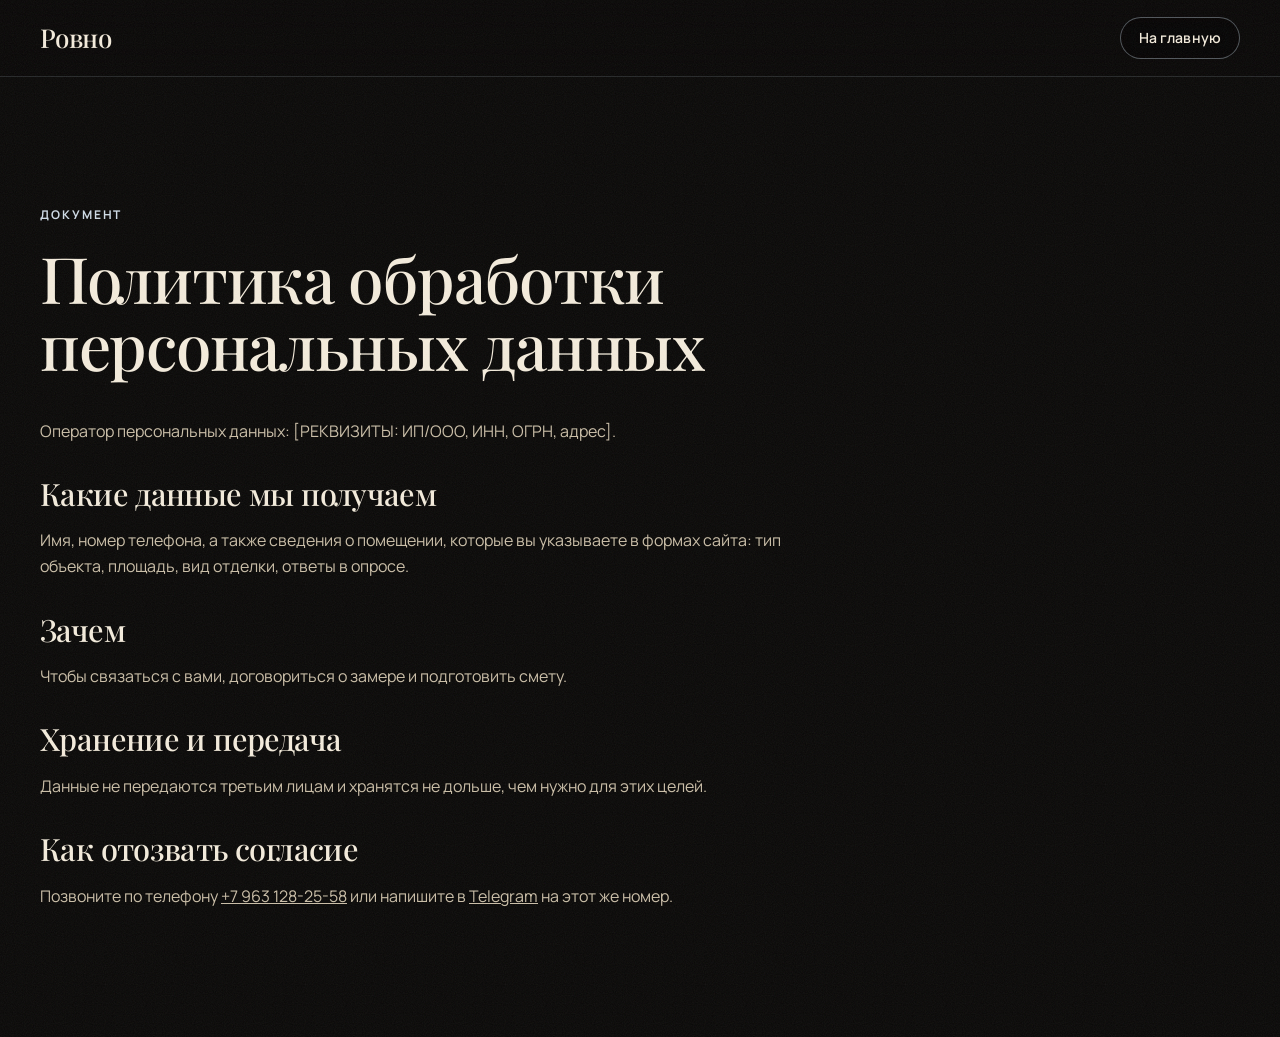
<file: privacy.html>
<!DOCTYPE html>
<html lang="ru">
<head>
<meta charset="utf-8">
<meta name="viewport" content="width=device-width, initial-scale=1">
<title>Политика конфиденциальности — «Ровно»</title>
<meta name="robots" content="noindex">
<script>try{if(localStorage.getItem("rovno-theme")==="light")document.documentElement.setAttribute("data-theme","light")}catch(e){}</script>
<link rel="preconnect" href="https://fonts.googleapis.com">
<link rel="preconnect" href="https://fonts.gstatic.com" crossorigin>
<link href="https://fonts.googleapis.com/css2?family=Manrope:wght@400;500;600;700;800&family=Playfair+Display:ital,wght@0,500;0,600;1,500&display=swap" rel="stylesheet">
<link rel="icon" href="assets/favicon.svg" type="image/svg+xml">
<link rel="stylesheet" href="assets/css/site.css?v=5">
<style>.page{min-height:100svh;display:flex;flex-direction:column}.page main{flex:1}.page .header{position:static}.doc{max-width:760px;display:grid;gap:18px;color:var(--color-ink-soft)}.doc h2{font-size:clamp(24px,2.4vw,32px);color:var(--color-ink);margin-top:16px}</style>
</head>
<body class="page">
<div class="grain" aria-hidden="true"></div>
<header class="header is-glass"><div class="container header__in"><a class="logo" href="./">Ровно</a><a class="btn btn--ghost btn--sm" href="./">На главную</a></div></header>
<main class="section"><div class="container">
<p class="eyebrow">Документ</p>
<h1 style="font-size:clamp(40px,5vw,72px)">Политика обработки персональных данных</h1>
<div class="doc" style="margin-top:40px">
<p>Оператор персональных данных: [РЕКВИЗИТЫ: ИП/ООО, ИНН, ОГРН, адрес].</p>
<h2>Какие данные мы получаем</h2>
<p>Имя, номер телефона, а также сведения о помещении, которые вы указываете в формах сайта: тип объекта, площадь, вид отделки, ответы в опросе.</p>
<h2>Зачем</h2>
<p>Чтобы связаться с вами, договориться о замере и подготовить смету.</p>
<h2>Хранение и передача</h2>
<p>Данные не передаются третьим лицам и хранятся не дольше, чем нужно для этих целей.</p>
<h2>Как отозвать согласие</h2>
<p>Позвоните по телефону <a href="tel:+79631282558">+7 963 128-25-58</a> или напишите в <a href="https://t.me/+79631282558" target="_blank" rel="noopener">Telegram</a> на этот же номер.</p>
</div>
</div></main>
</body>
</html>
</file>
<file: assets/css/site.css>
/* =====================================================================
   «Ровно» — стили.
   Палитра: дизайн-система «Слопай букет», тёмная тема с акцентом «сталь»
   (по умолчанию) и светлая персиково-красная. Шрифты: Playfair Display + Manrope.
   ===================================================================== */

/* ---------- Токены ---------- */
:root{
  --color-cream:#0a0908; --color-cream-2:#17140f; --color-surface:#12100c; --color-surface-2:#1d1913; --color-panel:#070605;
  --color-ink:#f4ecdc; --color-ink-soft:#cbbfa8; --color-muted:#948872; --color-line:rgba(174,186,198,.18);
  --color-honey:#aebac6; --color-honey-600:#cfdbe6; --color-honey-100:#13171b; --color-onaccent:#0a0908;
  --color-berry:#e2566c; --color-graphite:#050504; --color-graphite-2:#12100c; --color-tg:#229ed9; --color-scrim:#000;
  --aurora-1:rgba(150,172,195,.13); --aurora-2:rgba(90,112,135,.11);
  --shadow-soft:0 1px 2px rgba(0,0,0,.4),0 8px 24px -10px rgba(0,0,0,.6);
  --shadow-lift:0 0 0 1px rgba(174,186,198,.1),0 24px 56px -18px rgba(0,0,0,.85),0 0 40px -20px rgba(174,186,198,.25);
  --shadow-cta:0 8px 28px -10px rgba(174,186,198,.6); --shadow-cta-hover:0 12px 36px -8px rgba(174,186,198,.8);
  --grad-btn:linear-gradient(135deg,#f4f7fa 0%,#b9c4ce 38%,#7f8c99 62%,#e2e8ee 100%);
  --grad-txt:linear-gradient(100deg,#8f9ca9 0%,#f4f7fa 30%,#b9c4ce 55%,#e2e8ee 80%,#8f9ca9 100%);
  --grad-txt-ondark:var(--grad-txt);
  --ondark-accent:#cfdbe6; --ondark-fill:#aebac6;
  --hero-scrim:rgba(8,7,6,.9); --hero-scrim-2:rgba(8,7,6,.35);
  --font-sans:"Manrope",ui-sans-serif,system-ui,-apple-system,"Segoe UI",Roboto,sans-serif;
  --font-display:"Playfair Display",Georgia,"Times New Roman",serif;
  --radius-md:.375rem; --radius-xl:1rem; --radius-2xl:1.25rem; --radius-3xl:1.75rem; --radius-full:9999px;
  --container:1320px; --header-h:76px;
  --ease:cubic-bezier(.22,.7,.2,1); --ease-expo:cubic-bezier(.16,1,.3,1);
  color-scheme:dark;
}
[data-theme="light"]{
  --color-cream:#fff1e6; --color-cream-2:#ffe2cf; --color-surface:#fffaf6; --color-surface-2:#fff0e3; --color-panel:#ffe6d6;
  --color-ink:#3b120e; --color-ink-soft:#6e362c; --color-muted:#8f5d50; --color-line:rgba(192,57,43,.16);
  --color-honey:#d19a2a; --color-honey-600:#b8262c; --color-honey-100:#ffe0c2; --color-onaccent:#2b0d09;
  --color-berry:#c62f3a; --color-graphite:#4a0f0d; --color-graphite-2:#5c1714; --color-scrim:#fffaf6;
  --aurora-1:rgba(255,170,120,.35); --aurora-2:rgba(209,154,42,.22);
  --shadow-soft:0 1px 2px rgba(120,40,20,.06),0 8px 24px -10px rgba(150,50,30,.18);
  --shadow-lift:0 0 0 1px rgba(192,57,43,.08),0 24px 56px -18px rgba(150,50,30,.35),0 0 40px -20px rgba(209,154,42,.35);
  --shadow-cta:0 8px 28px -10px rgba(209,154,42,.75); --shadow-cta-hover:0 12px 36px -8px rgba(209,154,42,.9);
  --grad-btn:linear-gradient(135deg,#ffd9a0 0%,#e8b04a 38%,#d19a2a 62%,#f3c977 100%);
  --grad-txt:linear-gradient(100deg,#a3161f 0%,#d64535 25%,#d19a2a 55%,#c0392b 80%,#a3161f 100%);
  --grad-txt-ondark:linear-gradient(100deg,#c99a2e 0%,#ffe3a1 30%,#e8b04a 55%,#ffd98a 80%,#c99a2e 100%);
  --ondark-accent:#ffd98a; --ondark-fill:#e8b04a;
  --hero-scrim:rgba(255,241,230,.93); --hero-scrim-2:rgba(255,241,230,.3);
  color-scheme:light;
}

/* ---------- База ---------- */
*,*::before,*::after{box-sizing:border-box}
html{-webkit-text-size-adjust:100%;scroll-padding-top:var(--header-h)}
html:not(.lenis){scroll-behavior:smooth}
html.lenis,html.lenis body{height:auto}
.lenis.lenis-stopped{overflow:hidden}
body{margin:0;background:var(--color-cream);color:var(--color-ink);font:400 16px/1.6 var(--font-sans);-webkit-font-smoothing:antialiased;overflow-x:hidden;transition:background-color .4s ease}
img,svg{display:block;max-width:100%}
svg{fill:none;stroke:currentColor;stroke-width:2;stroke-linecap:round;stroke-linejoin:round}
a{color:inherit}
p{margin:0}
h1,h2,h3{margin:0;font-family:var(--font-display);font-weight:500;letter-spacing:-.02em;line-height:1.05;text-wrap:balance}
h2{font-size:clamp(34px,2rem + 3.2vw,76px)}
h3{font-weight:600}
button{font:inherit;color:inherit}
:focus-visible{outline:2px solid var(--color-honey-600);outline-offset:3px;border-radius:var(--radius-md)}
.container{width:100%;max-width:var(--container);margin-inline:auto;padding-inline:20px}
@media (min-width:768px){.container{padding-inline:40px}}
@media (min-width:1440px){.container{padding-inline:56px}}
.skip{position:absolute;left:-9999px;z-index:300}
.skip:focus{left:16px;top:16px;background:var(--color-surface);padding:8px 16px}
.eyebrow{margin:0 0 20px;font-size:.75rem;font-weight:700;letter-spacing:.16em;text-transform:uppercase;color:var(--color-honey-600)}
.text-gold{background-image:var(--grad-txt);background-size:200% auto;-webkit-background-clip:text;background-clip:text;color:transparent;animation:shine 7s linear infinite;padding-right:.06em}
@keyframes shine{to{background-position:200% center}}

/* шум поверх всего */
.grain{position:fixed;inset:-50%;z-index:95;pointer-events:none;opacity:.07;background-image:url("data:image/svg+xml,%3Csvg xmlns='http://www.w3.org/2000/svg' width='200' height='200'%3E%3Cfilter id='n'%3E%3CfeTurbulence type='fractalNoise' baseFrequency='.9' numOctaves='3' stitchTiles='stitch'/%3E%3C/filter%3E%3Crect width='100%25' height='100%25' filter='url(%23n)'/%3E%3C/svg%3E");animation:grain 1s steps(4) infinite}
[data-theme="light"] .grain{opacity:.09;mix-blend-mode:multiply}
@keyframes grain{0%{transform:translate(0,0)}25%{transform:translate(-3%,2%)}50%{transform:translate(2%,-3%)}75%{transform:translate(-2%,-2%)}100%{transform:translate(0,0)}}

/* ---------- Кнопки ---------- */
.btn{position:relative;display:inline-flex;align-items:center;justify-content:center;gap:10px;white-space:nowrap;border-radius:var(--radius-full);border:0;font:600 15px/1 var(--font-sans);letter-spacing:.01em;height:50px;padding:0 26px;cursor:pointer;text-decoration:none;isolation:isolate;overflow:hidden;transition:box-shadow .4s ease,color .4s ease,border-color .4s ease,background-color .4s ease}
.btn--sm{height:42px;padding:0 18px;font-size:14px}
.btn--lg{height:58px;padding:0 34px;font-size:16px}
.btn:disabled{pointer-events:none;opacity:.5}
.btn--primary{color:var(--color-onaccent);font-weight:700;background-image:var(--grad-btn);background-size:200% 200%;background-position:0% 50%;box-shadow:var(--shadow-cta);transition:background-position .7s var(--ease),box-shadow .4s ease}
.btn--primary:hover{background-position:100% 50%;box-shadow:var(--shadow-cta-hover)}
/* заливка при наведении у второстепенных */
.btn--ghost{color:var(--color-ink);border:1px solid color-mix(in srgb,var(--color-honey) 45%,transparent);background:color-mix(in srgb,var(--color-scrim) 30%,transparent);backdrop-filter:blur(10px)}
.btn--ghost::before{content:"";position:absolute;inset:0;z-index:-1;background:var(--color-ink);border-radius:inherit;transform:translateY(101%);transition:transform .55s var(--ease-expo)}
.btn--ghost:hover{color:var(--color-cream);border-color:var(--color-ink)}
.btn--ghost:hover::before{transform:none}
.btn--tg{background:var(--color-tg);color:#fff;font-weight:700}
.btn--tg:hover{filter:brightness(.95)}
.icon-btn{display:grid;place-items:center;width:44px;height:44px;flex:none;border-radius:var(--radius-full);border:1px solid var(--color-line);background:color-mix(in srgb,var(--color-surface) 70%,transparent);color:var(--color-ink);cursor:pointer;transition:border-color .3s,transform .5s var(--ease-expo)}
.icon-btn:hover{border-color:var(--color-honey)}
.icon-btn svg{width:18px;height:18px}
.theme-toggle .i-sun{display:none}
[data-theme="light"] .theme-toggle .i-sun{display:block}
[data-theme="light"] .theme-toggle .i-moon{display:none}

/* ---------- Прелоадер и шторка ---------- */
.preloader{position:fixed;inset:0;z-index:200;display:grid;place-items:center;background:var(--color-cream);color:var(--color-ink)}
.no-js .preloader{display:none}
.preloader{animation:plSafety 0s 7s forwards}
@keyframes plSafety{to{visibility:hidden;opacity:0}}
.preloader__in{display:flex;align-items:baseline;gap:24px}
.preloader__logo{font:500 clamp(40px,8vw,96px)/1 var(--font-display);letter-spacing:-.03em}
.preloader__count{font:500 18px/1 var(--font-sans);color:var(--color-muted);min-width:4ch;font-variant-numeric:tabular-nums}
.preloader__bar{position:absolute;left:0;right:0;bottom:0;height:2px;background:var(--color-line)}
.preloader__bar span{display:block;height:100%;background:var(--grad-btn);transform:scaleX(0);transform-origin:left}
.curtain{position:fixed;inset:0;z-index:190;background:var(--color-graphite);transform:translateY(100%);pointer-events:none}

/* ---------- Курсор ---------- */
.cursor{position:fixed;left:0;top:0;z-index:210;pointer-events:none;display:none}
.has-cursor .cursor{display:block}
.has-cursor,.has-cursor a,.has-cursor button,.has-cursor label{cursor:none}
.has-cursor input[type=range]{cursor:none}
.has-cursor input:not([type=range]),.has-cursor select,.has-cursor textarea{cursor:text}
.cursor__dot,.cursor__ring{position:fixed;left:0;top:0;border-radius:50%;transform:translate3d(-50%,-50%,0)}
.cursor__dot{width:6px;height:6px;background:var(--color-honey-600)}
.cursor__ring{width:38px;height:38px;border:1px solid color-mix(in srgb,var(--color-honey-600) 60%,transparent);display:grid;place-items:center;transition:width .45s var(--ease-expo),height .45s var(--ease-expo),background-color .3s,border-color .3s}
.cursor__label{font:700 11px/1 var(--font-sans);letter-spacing:.08em;text-transform:uppercase;color:var(--color-onaccent);opacity:0;transition:opacity .25s}
.cursor.is-link .cursor__ring{width:56px;height:56px}
.cursor.is-label .cursor__ring{width:96px;height:96px;background:var(--color-honey-600);border-color:transparent}
.cursor.is-label .cursor__label{opacity:1}
.cursor.is-label .cursor__dot{opacity:0}
.cursor.is-hidden{opacity:0}

/* ---------- Шапка ---------- */
.header{position:fixed;left:0;right:0;top:0;z-index:60;transition:transform .6s var(--ease-expo),background-color .4s ease,border-color .4s ease;border-bottom:1px solid transparent}
.header.is-glass{background:color-mix(in srgb,var(--color-cream) 55%,transparent);backdrop-filter:blur(18px) saturate(1.3);-webkit-backdrop-filter:blur(18px) saturate(1.3);border-bottom-color:var(--color-line)}
.header.is-hidden{transform:translateY(-100%)}
.menu-open .header{transform:none;background:transparent;backdrop-filter:none;border-color:transparent}
.header__in{display:flex;align-items:center;justify-content:space-between;gap:24px;height:var(--header-h)}
.logo{display:inline-flex;align-items:center;gap:10px;font:500 26px/1 var(--font-display);text-decoration:none;color:var(--color-ink);letter-spacing:-.02em}
.logo svg{width:34px;height:14px;color:var(--color-honey-600)}
.logo--big{font-size:44px}
.nav{display:none;align-items:center;gap:30px}
@media (min-width:1180px){.nav{display:flex}}
.nav__link{display:inline-flex;align-items:center;gap:4px;padding:10px 0;border:0;background:none;font:600 14px/1 var(--font-sans);color:var(--color-ink-soft);text-decoration:none;cursor:pointer;position:relative}
.nav__link::after{content:"";position:absolute;left:0;right:0;bottom:4px;height:1px;background:currentColor;transform:scaleX(0);transform-origin:right;transition:transform .5s var(--ease-expo)}
.nav__link:hover,.nav__dd-btn[aria-expanded="true"]{color:var(--color-ink)}
.nav__link:hover::after{transform:scaleX(1);transform-origin:left}
.chev{width:16px;height:16px;transition:transform .45s var(--ease-expo)}
[aria-expanded="true"] > .chev{transform:rotate(180deg)}
.header__right{display:flex;align-items:center;gap:12px}
.header__phone{display:none;font-weight:700;font-size:15px;text-decoration:none;margin-inline:8px}
@media (min-width:1280px){.header__phone{display:inline}}
.header__cta{display:none}
@media (min-width:768px){.header__cta{display:inline-flex}}
.progress{position:absolute;left:0;right:0;bottom:-1px;height:2px;pointer-events:none}
.progress span{display:block;height:100%;background:var(--grad-btn);transform:scaleX(0);transform-origin:left}

/* mega-menu */
.nav__item--mega{position:static}
.mega{position:absolute;left:50%;top:calc(var(--header-h) - 6px);width:min(920px,calc(100vw - 80px));translate:-50% 0;display:grid;grid-template-columns:1.25fr 1fr;gap:12px;padding:12px;border-radius:var(--radius-3xl);border:1px solid var(--color-line);background:color-mix(in srgb,var(--color-surface) 92%,transparent);backdrop-filter:blur(20px);box-shadow:var(--shadow-lift);opacity:0;visibility:hidden;transform:translateY(-10px);transition:opacity .35s var(--ease),transform .5s var(--ease-expo),visibility 0s linear .5s}
.mega::before{content:"";position:absolute;left:0;right:0;top:-24px;height:24px}
.nav__item--mega.is-open .mega{opacity:1;visibility:visible;transform:none;transition:opacity .35s var(--ease),transform .5s var(--ease-expo),visibility 0s}
.mega__list{display:grid;gap:4px}
.mega__link{display:flex;gap:16px;align-items:flex-start;padding:16px;border-radius:var(--radius-2xl);text-decoration:none;transition:background-color .3s}
.mega__link:hover,.mega__link:focus-visible{background:var(--color-surface-2)}
.mega__icon{display:grid;place-items:center;width:44px;height:44px;flex:none;border-radius:var(--radius-xl);background:var(--color-honey-100);color:var(--color-honey-600)}
.mega__icon svg{width:22px;height:22px;stroke-width:1.6}
.mega__link b{display:block;font-size:16px;color:var(--color-ink)}
.mega__link small{display:block;margin-top:2px;font-size:13px;color:var(--color-muted)}
.mega__preview{position:relative;margin:0;border-radius:var(--radius-2xl);overflow:hidden;min-height:280px}
.mega__preview img{position:absolute;inset:0;width:100%;height:100%;object-fit:cover;transition:opacity .4s ease,transform 1.2s var(--ease-expo)}
.mega__preview figcaption{position:absolute;left:12px;bottom:12px;padding:4px 10px;border-radius:var(--radius-full);background:rgba(0,0,0,.55);color:#fff;font-size:11px}

/* бургер: две линии → крестик */
.burger{position:relative;width:48px;height:48px;border-radius:var(--radius-full);border:1px solid var(--color-line);background:color-mix(in srgb,var(--color-surface) 70%,transparent);cursor:pointer;color:var(--color-ink)}
.burger span{position:absolute;left:14px;right:14px;height:1.5px;background:currentColor;border-radius:2px;transition:transform .6s var(--ease-expo),top .6s var(--ease-expo)}
.burger span:nth-child(1){top:19px}
.burger span:nth-child(2){top:27px}
.burger[aria-expanded="true"] span:nth-child(1){top:23px;transform:rotate(45deg)}
.burger[aria-expanded="true"] span:nth-child(2){top:23px;transform:rotate(-45deg)}

/* ---------- Слои ---------- */
.layer{position:fixed;inset:0;z-index:80;visibility:hidden}
.layer.is-open{visibility:visible}
html.is-locked{overflow:hidden}
/* полноэкранное меню: раскрывается кругом от бургера */
.menu{z-index:55;background:var(--color-graphite);color:#fff;clip-path:circle(0px at var(--cx,95%) var(--cy,40px));transition:clip-path .9s var(--ease-expo),visibility 0s linear .9s}
.menu.is-open{clip-path:circle(150vmax at var(--cx,95%) var(--cy,40px));transition:clip-path 1s var(--ease-expo),visibility 0s}
.menu__bg{position:absolute;inset:0}
.menu__bg img{position:absolute;inset:0;width:100%;height:100%;object-fit:cover;opacity:0;transform:scale(1.08);transition:opacity .8s var(--ease),transform 1.6s var(--ease-expo)}
.menu__bg img.is-active{opacity:.32;transform:scale(1)}
.menu__bg::after{content:"";position:absolute;inset:0;background:linear-gradient(90deg,rgba(5,5,4,.92),rgba(5,5,4,.55))}
[data-theme="light"] .menu__bg::after{background:linear-gradient(90deg,rgba(74,15,13,.94),rgba(74,15,13,.6))}
.menu__in{position:relative;height:100%;display:grid;align-content:center;gap:48px;padding-top:var(--header-h);padding-bottom:40px;overflow-y:auto}
@media (min-width:1024px){.menu__in{grid-template-columns:1.6fr 1fr;align-items:end}}
.menu__list{list-style:none;margin:0;padding:0}
.menu__item{overflow:hidden}
.menu__list a{display:flex;align-items:baseline;gap:18px;padding:6px 0;font:500 clamp(40px,7.5vw,104px)/1.02 var(--font-display);letter-spacing:-.03em;color:rgba(255,255,255,.88);text-decoration:none;transform:translateY(105%);transition:transform .9s var(--ease-expo),color .3s}
.menu.is-open .menu__list a{transform:none;transition-delay:calc(.25s + var(--i,0) * .07s)}
.menu__list a:hover,.menu__list a:focus-visible{color:var(--ondark-accent)}
.menu__n{font:600 13px/1 var(--font-sans);letter-spacing:.1em;color:rgba(255,255,255,.45)}
.menu__aside{display:grid;gap:14px;max-width:360px;opacity:0;transform:translateY(20px);transition:opacity .6s ease,transform .8s var(--ease-expo)}
.menu.is-open .menu__aside{opacity:1;transform:none;transition-delay:.6s}
.menu__phone{font:700 28px/1 var(--font-sans);color:var(--ondark-accent);text-decoration:none}
.menu__aside p{color:rgba(255,255,255,.6);margin-bottom:8px}
.menu-open .burger{color:#fff;border-color:rgba(255,255,255,.25);background:rgba(255,255,255,.06)}
.menu-open .logo{color:#fff}

/* боковые панели */
.layer__backdrop{position:absolute;inset:0;background:color-mix(in srgb,var(--color-graphite) 55%,transparent);backdrop-filter:blur(10px);-webkit-backdrop-filter:blur(10px);opacity:0;transition:opacity .5s var(--ease)}
.layer.is-open .layer__backdrop{opacity:1}
.drawer{transition:visibility 0s linear .7s}
.drawer.is-open{transition:visibility 0s}
.layer__panel{position:absolute;top:0;right:0;bottom:0;width:min(520px,100%);background:var(--color-cream);border-left:1px solid var(--color-line);box-shadow:var(--shadow-lift);transform:translateX(100%);transition:transform .7s var(--ease-expo);overflow-y:auto;overscroll-behavior:contain}
.layer.is-open .layer__panel{transform:none}
.drawer__panel{padding:84px 32px 40px}
.drawer__panel h2{font-size:clamp(30px,4vw,42px)}
.drawer__close{position:absolute;top:20px;right:20px}
.drawer__close:hover{transform:rotate(90deg)}
.drawer__lead{margin:14px 0 28px;color:var(--color-ink-soft)}
.drawer--case .layer__panel{width:min(760px,100%)}
.case-gallery{display:grid;gap:10px;margin:28px 0}
.case-gallery img{width:100%;border-radius:var(--radius-2xl);aspect-ratio:3/2;object-fit:cover}
.case-facts{display:grid;grid-template-columns:repeat(auto-fit,minmax(140px,1fr));gap:12px;margin:0 0 20px}
.case-facts div{padding:16px;border-radius:var(--radius-xl);border:1px solid var(--color-line)}
.case-facts dt{font-size:12px;color:var(--color-muted)}
.case-facts dd{margin:4px 0 0;font-weight:700}
.case-text{color:var(--color-ink-soft);margin-bottom:12px}
.case-note{font-size:13px;color:var(--color-muted);margin-bottom:24px}

/* ---------- Hero ---------- */
.hero{position:relative;min-height:100svh;display:flex;flex-direction:column;justify-content:flex-end;overflow:hidden;isolation:isolate}
.hero__media{position:absolute;inset:0;z-index:-1;overflow:hidden}
.hero__media img{width:100%;height:115%;object-fit:cover;object-position:60% 40%;will-change:transform}
.hero__media::after{content:"";position:absolute;inset:0;background:linear-gradient(90deg,var(--hero-scrim) 0%,color-mix(in srgb,var(--hero-scrim) 80%,transparent) 35%,var(--hero-scrim-2) 75%),linear-gradient(180deg,var(--hero-scrim-2) 0%,transparent 30%,transparent 60%,var(--color-cream) 100%)}
@media (max-width:767px){.hero__media::after{background:linear-gradient(180deg,var(--hero-scrim) 0%,color-mix(in srgb,var(--hero-scrim) 85%,transparent) 60%,var(--color-cream) 100%)}}
.hero__in{padding-top:calc(var(--header-h) + 64px);padding-bottom:56px}
.hero__title{font-size:clamp(40px,.6rem + 6.6vw,132px);line-height:.98;letter-spacing:-.035em;font-weight:500}
.hero__line{display:block}
.hero__title .text-gold{font-style:italic}
.hero__bottom{margin-top:40px;display:grid;gap:28px;align-items:end}
@media (min-width:1024px){.hero__bottom{grid-template-columns:minmax(0,520px) auto;justify-content:space-between}}
.hero__lead{font-size:clamp(16px,1rem + .3vw,19px);line-height:1.6;color:var(--color-ink-soft);max-width:48ch}
.hero__actions{display:flex;flex-wrap:wrap;gap:12px}
.char{display:inline-block;will-change:transform}
.line-mask{display:block;overflow:hidden;padding-bottom:.08em;margin-bottom:-.08em}

/* бегущая строка */
.marquee{display:flex;overflow:hidden;user-select:none}
.marquee__track{flex:none;display:flex;align-items:center;gap:48px;margin:0;padding:0 24px;list-style:none;animation:marquee 40s linear infinite}
.js-gsap .marquee__track{animation:none}
.marquee--rev .marquee__track{animation-direction:reverse}
@keyframes marquee{to{transform:translateX(-100%)}}
.marquee__track li{display:flex;align-items:center;gap:48px;white-space:nowrap}
.marquee__track li::after{content:"";width:8px;height:8px;border-radius:50%;background:var(--color-honey)}
.hero__marquee{border-top:1px solid var(--color-line);padding-block:20px;font:500 clamp(18px,1.6vw,24px)/1 var(--font-display);color:var(--color-ink-soft);background:color-mix(in srgb,var(--color-cream) 40%,transparent);backdrop-filter:blur(6px)}

/* ---------- Секции ---------- */
.section{position:relative;padding-block:clamp(88px,10vw,160px)}
.section--alt{background:var(--color-cream-2)}
.head{max-width:860px;margin-bottom:clamp(40px,5vw,72px)}
.head__sub{margin-top:20px;font-size:clamp(16px,1rem + .25vw,19px);color:var(--color-ink-soft);max-width:56ch}
.head__sub a{color:var(--color-honey-600)}
.head--row{display:flex;justify-content:space-between;align-items:flex-end;gap:24px;max-width:none}
@media (min-width:1024px){.head--sticky{position:sticky;top:calc(var(--header-h) + 40px);align-self:start}}

/* цифры */
.stats{padding-block:clamp(64px,7vw,110px)}
.stats__grid{display:grid;gap:0;border-top:1px solid var(--color-line)}
.stat{padding:32px 0;border-bottom:1px solid var(--color-line)}
.stat__num{font:500 clamp(48px,5.5vw,92px)/1 var(--font-display);letter-spacing:-.03em;color:var(--color-ink);font-variant-numeric:tabular-nums}
.stat p{margin-top:16px;font-size:15px;color:var(--color-ink-soft);max-width:30ch}
@media (min-width:768px){.stats__grid{grid-template-columns:repeat(2,1fr);column-gap:40px}}
@media (min-width:1180px){.stats__grid{grid-template-columns:repeat(4,1fr);border-top:0}.stat{border-bottom:0;border-left:1px solid var(--color-line);padding:8px 28px}.stat:first-child{border-left:0;padding-left:0}}

/* услуги: bento */
.bento{display:grid;gap:14px}
@media (min-width:900px){.bento{grid-template-columns:repeat(12,1fr);grid-auto-rows:minmax(260px,auto)}
  .svc--a{grid-column:1/8;grid-row:1/3}.svc--b{grid-column:8/13}.svc--c{grid-column:8/13}.svc--d{grid-column:1/6}.svc--cta{grid-column:6/13}}
.svc{position:relative;overflow:hidden;border-radius:var(--radius-3xl);border:1px solid var(--color-line);background:var(--color-surface);min-height:340px;display:flex;flex-direction:column;justify-content:flex-end;isolation:isolate;transform-style:preserve-3d}
.svc__img{position:absolute;inset:0;z-index:-1;overflow:hidden}
.svc__img img{width:100%;height:100%;object-fit:cover;transform:scale(1.08);opacity:.35;filter:grayscale(.7);transition:opacity .8s var(--ease),transform 1.4s var(--ease-expo),filter .8s var(--ease)}
.svc__img::after{content:"";position:absolute;inset:0;background:linear-gradient(180deg,transparent 25%,rgba(5,5,4,.88) 100%)}
.svc__body{padding:28px;color:#fff}
.svc__price{display:inline-block;padding:6px 12px;border-radius:var(--radius-full);border:1px solid rgba(255,255,255,.25);font-size:12px;font-weight:700;letter-spacing:.04em;margin-bottom:14px;backdrop-filter:blur(6px)}
.svc h3{font-size:clamp(26px,2.4vw,40px);color:#fff}
.svc__desc{max-width:42ch;color:rgba(255,255,255,.78);font-size:15px;max-height:0;opacity:0;transform:translateY(12px);transition:max-height .7s var(--ease-expo),opacity .5s ease,transform .7s var(--ease-expo),margin .5s}
.svc:hover .svc__img img,.svc:focus-within .svc__img img{opacity:1;transform:scale(1);filter:none}
.svc:hover .svc__desc,.svc:focus-within .svc__desc{max-height:140px;opacity:1;transform:none;margin-top:12px}
@media (hover:none){.svc__img img{opacity:.85;filter:none;transform:none}.svc__desc{max-height:none;opacity:1;transform:none;margin-top:12px}}
.svc--cta{justify-content:space-between;gap:24px;padding:32px;background:var(--color-honey-100);min-height:260px}
.svc--cta h3{font-size:clamp(28px,2.6vw,44px);color:var(--color-ink)}
.svc--cta p{color:var(--color-ink-soft);max-width:36ch}
.svc--cta .btn{align-self:flex-start}

/* портфолио: горизонтальный скролл */
.works{position:relative;padding-top:clamp(88px,10vw,160px);overflow:hidden}
.works__head{margin-bottom:40px}
.works__head .head__sub{max-width:52ch}
.works__track{display:flex;gap:24px;padding:0 20px 60px;overflow-x:auto;scroll-snap-type:x mandatory;scrollbar-width:none;-webkit-overflow-scrolling:touch}
.works__track::-webkit-scrollbar{display:none}
@media (min-width:768px){.works__track{padding-inline:40px}}
.case{flex:none;width:min(78vw,640px);scroll-snap-align:start;display:grid;gap:18px;padding:0;border:0;background:none;text-align:left;cursor:pointer;color:var(--color-ink)}
.case__img{display:block;overflow:hidden;border-radius:var(--radius-3xl);aspect-ratio:4/3;background:var(--color-surface)}
.case__img img{width:100%;height:100%;object-fit:cover;transform:scale(1.12);transition:transform 1.4s var(--ease-expo)}
.case:hover .case__img img{transform:scale(1.02)}
.case__meta{display:grid;grid-template-columns:auto 1fr;column-gap:16px;align-items:baseline}
.case__n{grid-row:span 2;font:600 13px/1 var(--font-sans);color:var(--color-muted)}
.case__meta b{font:500 clamp(24px,2vw,32px)/1.1 var(--font-display)}
.case__meta small{color:var(--color-ink-soft);font-size:14px}
.case--end{display:grid;place-content:center;gap:24px;width:min(70vw,420px);min-height:300px;cursor:default;border:1px dashed var(--color-line);border-radius:var(--radius-3xl);text-align:center;justify-items:center;align-self:start;aspect-ratio:auto}
.case--end p{font:500 clamp(30px,3vw,44px)/1.1 var(--font-display)}
@media (min-width:1024px){.works.is-pinned .works__pin{height:100vh;display:flex;flex-direction:column;justify-content:center}
  .works.is-pinned{padding-top:0}
  .works.is-pinned .works__track{overflow:visible;scroll-snap-type:none;padding-bottom:0;width:max-content}
  .works.is-pinned .case{width:min(44vw,680px)}}

/* до / после */
.ba{position:relative;aspect-ratio:16/9;border-radius:var(--radius-3xl);overflow:hidden;border:1px solid var(--color-line);user-select:none;touch-action:pan-y}
@media (max-width:767px){.ba{aspect-ratio:4/5}}
.ba__layer{position:absolute;inset:0}
.ba__after{clip-path:inset(0 0 0 var(--pos))}
.ph{display:grid;place-items:center;text-align:center;padding:24px;color:var(--color-muted);font-weight:600;font-size:14px;background:repeating-linear-gradient(-45deg,transparent 0 14px,color-mix(in srgb,var(--color-ink) 4%,transparent) 14px 28px),var(--color-surface);border:1px dashed var(--color-line)}
.ba .ph{position:absolute;inset:0;border:0}
.ph--concrete{background:radial-gradient(circle at 20% 30%,rgba(255,255,255,.05),transparent 40%),radial-gradient(circle at 70% 80%,rgba(0,0,0,.25),transparent 50%),repeating-linear-gradient(0deg,rgba(255,255,255,.02) 0 2px,transparent 2px 5px),#4a4743;color:#d8d3cb}
.ph--finish{background:linear-gradient(135deg,#efe7dc,#d9cfc2);color:#5f544a}
.ba__tag{position:absolute;left:20px;bottom:20px;padding:6px 14px;border-radius:var(--radius-full);background:rgba(0,0,0,.55);color:#fff;font-size:13px;font-weight:700}
.ba__tag--r{left:auto;right:20px}
.ba__handle{position:absolute;top:0;bottom:0;left:var(--pos);width:2px;background:#fff;transform:translateX(-1px);pointer-events:none}
.ba__handle span{position:absolute;top:50%;left:50%;width:56px;height:56px;border-radius:50%;background:#fff;transform:translate(-50%,-50%);box-shadow:0 8px 24px rgba(0,0,0,.35)}
.ba__handle span::before,.ba__handle span::after{content:"";position:absolute;top:50%;width:8px;height:8px;border-top:2px solid #111;border-left:2px solid #111}
.ba__handle span::before{left:14px;transform:translateY(-50%) rotate(-45deg)}
.ba__handle span::after{right:14px;transform:translateY(-50%) rotate(135deg)}
.ba__range{position:absolute;inset:0;width:100%;height:100%;margin:0;opacity:0;cursor:ew-resize;touch-action:pan-y}
.ba__range:focus-visible + *{outline:none}
.ba:focus-within{outline:2px solid var(--color-honey-600);outline-offset:4px}

/* этапы */
.steps-wrap{display:grid;gap:40px}
@media (min-width:1024px){.steps-wrap{grid-template-columns:1fr 1.2fr;gap:80px}}
.timeline{list-style:none;margin:0;padding:0;position:relative}
.timeline::before,.timeline::after{content:"";position:absolute;left:27px;top:28px;bottom:28px;width:1px;background:var(--color-line)}
.timeline::after{width:2px;left:26.5px;background:var(--grad-btn);transform-origin:top;transform:scaleY(var(--p,1))}
.js-gsap .timeline::after{transform:scaleY(var(--p,0))}
.tl{position:relative;padding:0 0 56px 92px}
.tl:last-child{padding-bottom:0}
.tl__n{position:absolute;z-index:1;left:0;top:0;width:56px;height:56px;border-radius:50%;display:grid;place-items:center;font:500 22px/1 var(--font-display);background:var(--color-cream-2);border:1px solid var(--color-line);color:var(--color-ink);transition:background-color .5s,color .5s,border-color .5s}
.tl.is-active .tl__n{background:var(--grad-btn);color:var(--color-onaccent);border-color:transparent}
.tl h3{font-size:clamp(24px,2vw,32px);padding-top:10px}
.tl p{margin-top:10px;color:var(--color-ink-soft);max-width:48ch}

/* калькулятор */
.calc__box{display:grid;gap:20px;padding:clamp(20px,3vw,40px);border-radius:var(--radius-3xl);border:1px solid var(--color-line);background:var(--color-surface);box-shadow:var(--shadow-soft)}
@media (min-width:1024px){.calc__box{grid-template-columns:1.4fr 1fr;column-gap:56px}.calc__total{grid-column:2;grid-row:1/5;align-self:start;position:sticky;top:calc(var(--header-h) + 24px)}}
.calc__group{border:0;margin:0;padding:0 0 24px;border-bottom:1px solid var(--color-line);min-width:0}
.calc__group legend{padding:0;margin-bottom:16px;font-weight:700;font-size:15px}
.calc__group output{color:var(--color-honey-600);font-variant-numeric:tabular-nums}
.calc__hint{margin-top:12px;font-size:13px;color:var(--color-muted)}
.chips{display:flex;flex-wrap:wrap;gap:8px}
.chip{position:relative;cursor:pointer}
.chip input{position:absolute;opacity:0;width:1px;height:1px}
.chip span{display:inline-flex;align-items:center;min-height:46px;padding:0 18px;border-radius:var(--radius-full);border:1px solid var(--color-line);background:var(--color-cream-2);font-size:14px;font-weight:600;color:var(--color-ink-soft);transition:background-color .35s,color .35s,border-color .35s,transform .35s var(--ease-expo)}
.chip:hover span{border-color:color-mix(in srgb,var(--color-ink) 40%,transparent);color:var(--color-ink)}
.chip input:checked + span{background:var(--color-honey);border-color:var(--color-honey);color:var(--color-onaccent)}
.chip input:focus-visible + span{outline:2px solid var(--color-honey-600);outline-offset:2px}
.chips--big .chip span{min-height:56px;padding:0 22px;font-size:15px}
.range{width:100%;-webkit-appearance:none;appearance:none;height:28px;background:transparent;cursor:pointer;--fill:17%}
.range::-webkit-slider-runnable-track{height:4px;border-radius:4px;background:linear-gradient(90deg,var(--color-honey) var(--fill),var(--color-line) var(--fill))}
.range::-moz-range-track{height:4px;border-radius:4px;background:linear-gradient(90deg,var(--color-honey) var(--fill),var(--color-line) var(--fill))}
.range::-webkit-slider-thumb{-webkit-appearance:none;width:26px;height:26px;margin-top:-11px;border-radius:50%;background:var(--grad-btn);box-shadow:var(--shadow-cta);border:0}
.range::-moz-range-thumb{width:26px;height:26px;border-radius:50%;background:var(--color-honey);border:0}
.range__scale{display:flex;justify-content:space-between;font-size:12px;color:var(--color-muted)}
.calc__total{display:grid;gap:14px;padding:28px;border-radius:var(--radius-2xl);background:var(--color-graphite);color:#fff}
.calc__total > span{font-size:14px;color:rgba(255,255,255,.65)}
.calc__sum{font:500 clamp(40px,4vw,64px)/1 var(--font-display);letter-spacing:-.02em;font-variant-numeric:tabular-nums;background-image:var(--grad-txt-ondark);-webkit-background-clip:text;background-clip:text;color:transparent}

/* квиз */
.quiz{position:relative;max-width:900px;padding:clamp(24px,4vw,48px);border-radius:var(--radius-3xl);border:1px solid var(--color-line);background:var(--color-surface);box-shadow:var(--shadow-soft)}
.quiz__progress{height:3px;border-radius:3px;background:var(--color-line);overflow:hidden}
.quiz__progress span{display:block;height:100%;background:var(--grad-btn);transform:scaleX(.2);transform-origin:left;transition:transform .7s var(--ease-expo)}
.quiz__step-label{margin:16px 0 28px;font-size:13px;font-weight:700;letter-spacing:.08em;text-transform:uppercase;color:var(--color-muted)}
.quiz__step{display:none;border:0;margin:0;padding:0;min-width:0}
.quiz__step.is-active{display:block;animation:stepIn .7s var(--ease-expo)}
@keyframes stepIn{from{opacity:0;transform:translateX(24px)}to{opacity:1;transform:none}}
.quiz__step legend{padding:0;margin-bottom:24px;font:500 clamp(26px,2.4vw,38px)/1.15 var(--font-display)}
.quiz__gift{margin:-8px 0 20px;padding:14px 18px;border-radius:var(--radius-xl);background:var(--color-honey-100);color:var(--color-ink);font-weight:600}
.quiz__fields{display:grid;gap:14px;margin-bottom:16px}
@media (min-width:768px){.quiz__fields{grid-template-columns:1fr 1fr}}
.quiz__nav{display:flex;gap:12px;justify-content:space-between;margin-top:32px}
.quiz.is-sent .quiz__nav,.quiz.is-sent .quiz__step,.quiz.is-sent .quiz__step-label{display:none}

/* поля: плавающие подписи */
.field{position:relative;display:grid;gap:6px}
.fl label{position:absolute;left:18px;top:18px;font-size:16px;color:var(--color-muted);pointer-events:none;transform-origin:left top;transition:transform .35s var(--ease-expo),color .3s}
.fl .input:focus + label,.fl .input:not(:placeholder-shown) + label,.fl label.is-static{transform:translateY(-11px) scale(.76);color:var(--color-honey-600)}
.input{width:100%;height:60px;padding:22px 18px 6px;border-radius:var(--radius-2xl);border:1px solid var(--color-line);background:var(--color-cream-2);font:500 16px/1.2 var(--font-sans);color:var(--color-ink);outline:none;transition:border-color .3s,box-shadow .3s}
select.input{appearance:none;background-image:linear-gradient(45deg,transparent 50%,var(--color-honey-600) 50%),linear-gradient(135deg,var(--color-honey-600) 50%,transparent 50%);background-position:calc(100% - 24px) 55%,calc(100% - 18px) 55%;background-size:6px 6px;background-repeat:no-repeat;padding-right:48px}
select.input option{background:var(--color-surface);color:var(--color-ink)}
.input:focus{border-color:var(--color-honey);box-shadow:0 0 0 4px color-mix(in srgb,var(--color-honey) 22%,transparent)}
.field.is-error .input{border-color:var(--color-berry)}
.field__err{display:none;font-size:13px;color:var(--color-berry)}
.field.is-error .field__err{display:block}
.check{display:flex;align-items:flex-start;gap:12px;font-size:14px;line-height:1.4;color:var(--color-ink-soft);cursor:pointer}
.check input{position:absolute;opacity:0;width:1px;height:1px}
.check__box{position:relative;flex:none;width:22px;height:22px;margin-top:1px;border-radius:6px;border:1.5px solid color-mix(in srgb,var(--color-ink) 35%,transparent);transition:background-color .3s,border-color .3s}
.check__box::after{content:"";position:absolute;left:6px;top:2px;width:6px;height:11px;border:solid var(--color-onaccent);border-width:0 2px 2px 0;transform:rotate(45deg) scale(0);transition:transform .35s var(--ease-expo)}
.check input:checked + .check__box{background:var(--color-honey);border-color:var(--color-honey)}
.check input:checked + .check__box::after{transform:rotate(45deg) scale(1)}
.check input:focus-visible + .check__box{outline:2px solid var(--color-honey-600);outline-offset:2px}
.check a{color:var(--color-honey-600)}
.form{display:grid;gap:14px}
.form__status{font-size:14px}
.form__status.is-err{color:var(--color-berry)}
.form__status a{font-weight:700;color:var(--color-honey-600)}
.form__sent{display:none;text-align:center;padding:32px 0}
.form.is-sent > *:not(.form__sent),.quiz.is-sent > *:not(.form__sent):not(.quiz__progress){display:none}
.form.is-sent .form__sent,.quiz.is-sent .form__sent{display:block}
.form__sent h3{font-size:32px;margin-top:16px}
.form__sent p{margin-top:8px;color:var(--color-ink-soft)}
.okmark svg{width:72px;height:72px;margin:0 auto;stroke:var(--color-honey-600);stroke-width:2.5}
.okmark circle{stroke-dasharray:151;stroke-dashoffset:151;animation:draw 0.8s var(--ease-expo) forwards}
.okmark path{stroke-dasharray:40;stroke-dashoffset:40;animation:draw .6s .5s var(--ease-expo) forwards}
@keyframes draw{to{stroke-dashoffset:0}}

/* материалы */
.materials{padding-block:clamp(56px,6vw,96px);border-block:1px solid var(--color-line);display:grid;gap:28px}
.marquee--big{font:500 clamp(36px,5vw,84px)/1 var(--font-display);letter-spacing:-.02em;color:var(--color-ink)}
.marquee--big li:nth-child(even){font-style:italic;color:var(--color-ink-soft)}
.marquee--logos .marquee__track{gap:24px}
.marquee--logos li::after{display:none}
.logo-ph{height:64px;padding:0 28px;border-radius:var(--radius-xl);border:1px dashed var(--color-line);color:var(--color-muted);font-size:13px;font-weight:600}

/* команда */
.team{display:grid;gap:20px}
@media (min-width:600px){.team{grid-template-columns:repeat(2,1fr)}}
@media (min-width:1180px){.team{grid-template-columns:repeat(4,1fr)}.person:nth-child(even){margin-top:64px}}
.person{margin:0}
.person__ph{aspect-ratio:3/4;border-radius:var(--radius-3xl);filter:grayscale(1);transition:filter .8s var(--ease)}
.person:hover .person__ph{filter:none}
.person figcaption{margin-top:16px;display:grid;gap:4px}
.person b{font:500 22px/1.2 var(--font-display)}
.person span{font-size:14px;color:var(--color-ink-soft)}

/* отзывы */
.slider-nav{display:flex;gap:10px}
.reviews{display:flex;gap:20px;overflow-x:auto;scroll-snap-type:x mandatory;padding:0 max(20px,calc((100vw - var(--container))/2 + 56px)) 8px;scrollbar-width:none;cursor:grab}
.reviews::-webkit-scrollbar{display:none}
.reviews.is-drag{cursor:grabbing;scroll-snap-type:none}
.reviews.is-drag *{pointer-events:none}
.review{flex:none;width:min(84vw,420px);scroll-snap-align:start;display:flex;flex-direction:column;gap:12px;padding:28px;border-radius:var(--radius-3xl);border:1px solid var(--color-line);background:var(--color-surface);user-select:none}
.review p{font:500 20px/1.45 var(--font-display);flex:1;color:var(--color-ink-soft)}
.review b{margin-top:12px}
.review span{font-size:13px;color:var(--color-muted)}
.ph--video{aspect-ratio:9/12;border-radius:var(--radius-2xl);position:relative}
.ph--video::after{content:"";position:absolute;width:64px;height:64px;border-radius:50%;background:var(--color-honey) url("data:image/svg+xml,%3Csvg xmlns='http://www.w3.org/2000/svg' viewBox='0 0 24 24'%3E%3Cpath d='M8 5v14l11-7z' fill='%230a0908'/%3E%3C/svg%3E") center/24px no-repeat;top:50%;left:50%;transform:translate(-50%,-50%);opacity:.9}

/* гарантии: стопка */
.stack{display:grid;gap:20px}
.stack__card{position:sticky;top:calc(var(--header-h) + 24px + var(--i,0) * 18px);display:grid;gap:24px;min-height:300px;padding:clamp(28px,4vw,56px);border-radius:var(--radius-3xl);border:1px solid var(--color-line);background:var(--color-surface);box-shadow:var(--shadow-lift);transform-origin:center top}
@media (min-width:768px){.stack__card{grid-template-columns:200px 1fr;align-items:end}}
.stack__card:nth-child(even){background:var(--color-cream-2)}
.stack__card::after{content:"";position:absolute;inset:0;border-radius:inherit;background:var(--color-cream);opacity:var(--dim,0);pointer-events:none}
.stack__card:last-child{background:var(--color-graphite);color:#fff}
.stack__card:last-child p{color:rgba(255,255,255,.7)}
.stack__card:last-child .stack__n{color:var(--ondark-accent)}
.stack__n{font:500 clamp(64px,8vw,140px)/.8 var(--font-display);color:var(--color-honey-600);letter-spacing:-.04em}
.stack__card h3{font-size:clamp(28px,3vw,48px)}
.stack__card p{margin-top:14px;font-size:17px;color:var(--color-ink-soft);max-width:52ch}

/* FAQ */
.faq-wrap{display:grid;gap:40px}
@media (min-width:1024px){.faq-wrap{grid-template-columns:1fr 1.4fr;gap:80px}}
.faq{border-top:1px solid var(--color-line)}
.faq details{border-bottom:1px solid var(--color-line);overflow:hidden}
.faq summary{list-style:none;display:flex;justify-content:space-between;align-items:center;gap:24px;padding:26px 0;cursor:pointer;font:500 clamp(19px,1.6vw,24px)/1.3 var(--font-display)}
.faq summary::-webkit-details-marker{display:none}
.faq summary::after{content:"";flex:none;width:40px;height:40px;border-radius:50%;border:1px solid var(--color-line);background:linear-gradient(currentColor,currentColor) center/14px 1.5px no-repeat,linear-gradient(currentColor,currentColor) center/1.5px 14px no-repeat;transition:transform .5s var(--ease-expo),background-color .3s}
.faq details[open] summary::after{transform:rotate(135deg);background-color:var(--color-honey-100)}
.faq__a p{padding-bottom:26px;color:var(--color-ink-soft);max-width:62ch}

/* финальный CTA */
.cta{background:var(--color-graphite);color:#fff;overflow:hidden}
.cta::before{content:"";position:absolute;width:60vmax;height:60vmax;right:-20vmax;top:-30vmax;border-radius:50%;background:var(--aurora-1);filter:blur(80px);pointer-events:none}
.cta__grid{position:relative;display:grid;gap:56px}
@media (min-width:1024px){.cta__grid{grid-template-columns:1.1fr 1fr;align-items:center}}
.cta h2{font-size:clamp(38px,2rem + 3.6vw,88px);color:#fff}
.cta .text-gold{background-image:var(--grad-txt-ondark);font-style:italic}
.cta .eyebrow{color:var(--ondark-accent)}
.cta__lead{margin-top:24px;font-size:18px;color:rgba(255,255,255,.7);max-width:44ch}
.cta__phone{display:inline-block;margin-top:32px;font:500 clamp(28px,3vw,44px)/1 var(--font-display);color:var(--ondark-accent);text-decoration:none}
.cta .form{padding:clamp(24px,3vw,40px);border-radius:var(--radius-3xl);border:1px solid rgba(255,255,255,.12);background:rgba(255,255,255,.04);backdrop-filter:blur(10px)}
.cta .input,.form--drawer .input{background-color:rgba(255,255,255,.05);border-color:rgba(255,255,255,.16);color:#fff}
.cta .fl label,.form--drawer .fl label{color:rgba(255,255,255,.55)}
.cta .fl .input:focus + label,.cta .fl .input:not(:placeholder-shown) + label,.cta .fl label.is-static,.form--drawer .fl .input:focus + label,.form--drawer .fl .input:not(:placeholder-shown) + label{color:var(--ondark-accent)}
.cta .input:focus,.form--drawer .input:focus{border-color:var(--ondark-fill);box-shadow:0 0 0 4px color-mix(in srgb,var(--ondark-fill) 25%,transparent)}
.cta select.input{background-image:linear-gradient(45deg,transparent 50%,var(--ondark-accent) 50%),linear-gradient(135deg,var(--ondark-accent) 50%,transparent 50%);background-position:calc(100% - 24px) 55%,calc(100% - 18px) 55%;background-size:6px 6px;background-repeat:no-repeat}
.cta .check,.form--drawer .check{color:rgba(255,255,255,.7)}
.cta .check__box,.form--drawer .check__box{border-color:rgba(255,255,255,.4)}
.cta .check input:checked + .check__box,.form--drawer .check input:checked + .check__box{background:var(--ondark-fill);border-color:var(--ondark-fill)}
.cta .check a,.form--drawer .check a,.cta .form__status a,.form--drawer .form__status a{color:var(--ondark-accent)}
.cta .field__err,.cta .form__status.is-err,.form--drawer .field__err,.form--drawer .form__status.is-err{color:#ff9aa6}
.cta .field.is-error .input,.form--drawer .field.is-error .input{border-color:#ff7a8a}
.cta .form__sent p,.form--drawer .form__sent p{color:rgba(255,255,255,.7)}
.cta .okmark svg,.form--drawer .okmark svg{stroke:var(--ondark-accent)}
.form--drawer{padding:24px;border-radius:var(--radius-3xl);background:var(--color-graphite);color:#fff}

/* подвал */
.footer{background:var(--color-panel);color:var(--color-ink-soft);padding:80px 0 calc(32px + 80px);border-top:1px solid var(--color-line)}
@media (min-width:768px){.footer{padding-bottom:32px}}
.footer__grid{display:grid;gap:40px}
@media (min-width:900px){.footer__grid{grid-template-columns:1.2fr .8fr 1.2fr}}
.footer__grid > div > p{margin-top:12px}
.footer__label{font-size:12px;font-weight:700;letter-spacing:.14em;text-transform:uppercase;color:var(--color-muted)}
.footer a{text-decoration:none}
.footer a:hover{color:var(--color-honey-600)}
.footer__map{min-height:220px;border-radius:var(--radius-3xl)}
.footer__bottom{display:flex;flex-wrap:wrap;justify-content:space-between;gap:12px;margin-top:56px;padding-top:24px;border-top:1px solid var(--color-line);font-size:13px;color:var(--color-muted)}

/* плавающая кнопка Telegram */
.fab{position:fixed;right:20px;bottom:24px;z-index:58;width:60px;height:60px;border-radius:50%;display:grid;place-items:center;background:var(--color-tg);color:#fff;box-shadow:0 12px 30px -10px rgba(34,158,217,.7)}
.fab svg{width:26px;height:26px;fill:currentColor;stroke:none}
.fab::before,.fab::after{content:"";position:absolute;inset:0;border-radius:50%;border:2px solid var(--color-tg);animation:pulse 2.4s var(--ease) infinite}
.fab::after{animation-delay:1.2s}
@keyframes pulse{from{transform:scale(1);opacity:.7}to{transform:scale(1.7);opacity:0}}
@media (max-width:767px){.fab{bottom:92px;right:16px;width:54px;height:54px}}

/* мобильная панель */
.sticky-cta{position:fixed;left:0;right:0;bottom:0;z-index:57;display:flex;gap:8px;padding:12px 16px calc(12px + env(safe-area-inset-bottom));background:color-mix(in srgb,var(--color-cream) 80%,transparent);backdrop-filter:blur(14px);border-top:1px solid var(--color-line);transition:transform .5s var(--ease-expo)}
.sticky-cta .btn{flex:1}
html.is-locked .sticky-cta{transform:translateY(160%)}
html.is-locked .fab{opacity:0;visibility:hidden;pointer-events:none}
.fab{transition:opacity .3s ease,visibility .3s}
@media (min-width:768px){.sticky-cta{display:none}}

/* заголовки секций: маска строк */
.reveal-title .line-mask > span{display:block}

/* ---------- Уменьшение движения ---------- */
@media (prefers-reduced-motion:reduce){
  html{scroll-behavior:auto!important}
  *,*::before,*::after{animation:none!important;transition-duration:.01ms!important;transition-delay:0s!important}
  .preloader,.cursor,.curtain{display:none!important}
  .timeline::after{transform:scaleY(1)!important}
  .svc__desc{max-height:none;opacity:1;transform:none;margin-top:12px}
  .svc__img img{opacity:.85;filter:none;transform:none}
}

/* ---------- Роли команды (пока без фото) ---------- */
.role{position:relative;display:flex;flex-direction:column;gap:14px;min-height:300px;padding:28px;border-radius:var(--radius-3xl);border:1px solid var(--color-line);background:var(--color-surface);transition:box-shadow .4s ease,border-color .4s ease}
.role:hover{box-shadow:var(--shadow-lift);border-color:color-mix(in srgb,var(--color-honey) 40%,transparent)}
.role__icon{display:grid;place-items:center;width:56px;height:56px;border-radius:var(--radius-xl);background:var(--color-honey-100);color:var(--color-honey-600)}
.role__icon svg{width:26px;height:26px;stroke-width:1.6}
.role__n{position:absolute;top:24px;right:28px;font:500 44px/1 var(--font-display);color:var(--color-line);-webkit-text-stroke:1px color-mix(in srgb,var(--color-honey) 50%,transparent);color:transparent}
.role h3{margin-top:auto;font-size:clamp(24px,2vw,30px)}
.role p{font-size:15px;color:var(--color-ink-soft)}
@media (min-width:1180px){.team .role:nth-child(even){margin-top:64px}}

/* ---------- Карта ---------- */
.footer__map{display:grid;gap:10px;min-height:0}
.footer__map iframe{width:100%;height:240px;border:0;border-radius:var(--radius-3xl);filter:grayscale(.85) contrast(1.05);transition:filter .6s ease}
.footer__map:hover iframe{filter:none}
[data-theme="dark"] .footer__map iframe,:root:not([data-theme="light"]) .footer__map iframe{filter:grayscale(1) invert(.9) hue-rotate(180deg) contrast(.9)}
:root:not([data-theme="light"]) .footer__map:hover iframe{filter:grayscale(.4) invert(.9) hue-rotate(180deg)}
.footer__map-note{font-size:13px;color:var(--color-muted)}
</file>
